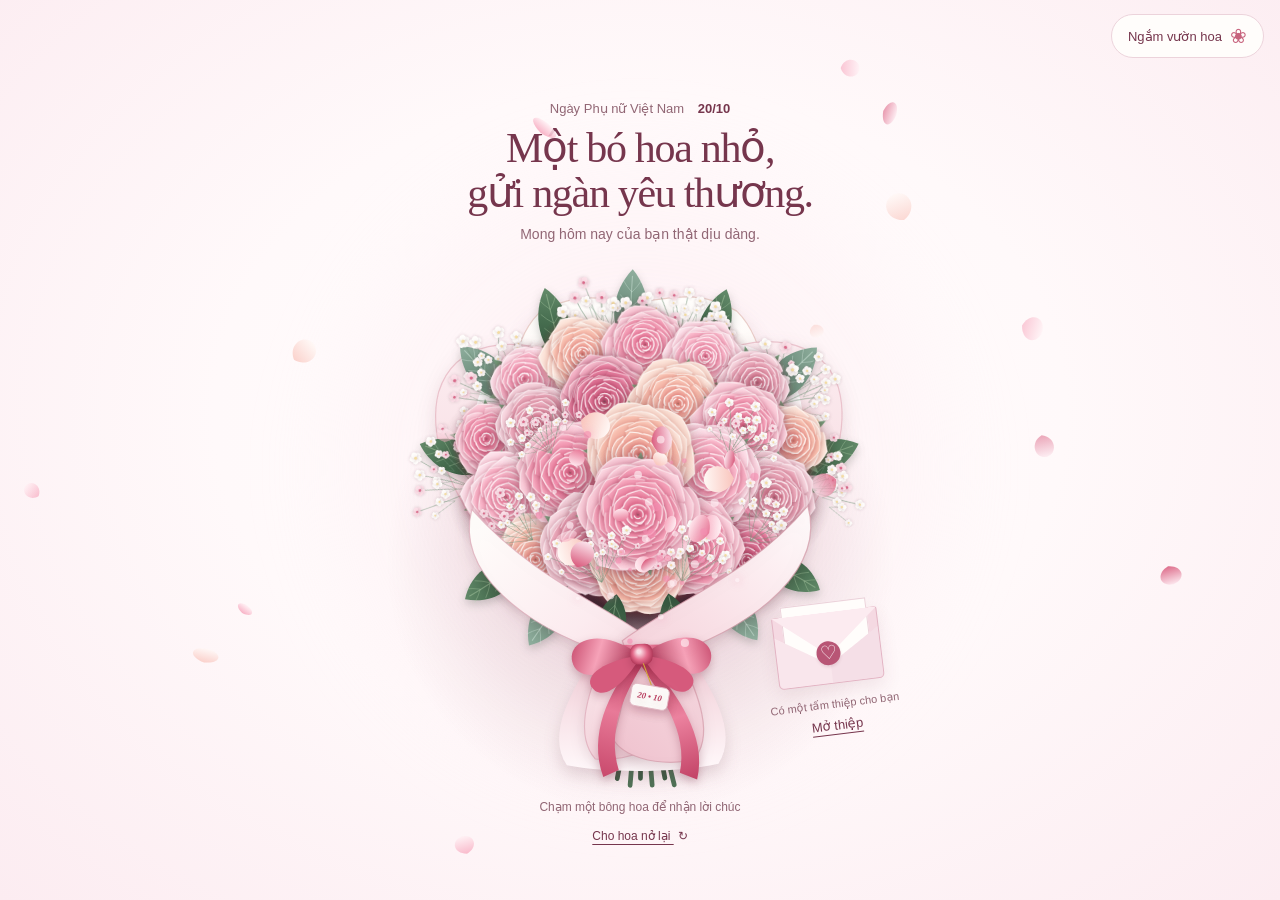
<file: index.html>
<!DOCTYPE html>
<html lang="vi">
<head>
  <meta charset="UTF-8">
  <meta name="viewport" content="width=device-width, initial-scale=1.0">
  <meta name="theme-color" content="#fff8fa">
  <meta name="description" content="Một bó hoa và tấm thiệp nhỏ, gửi những lời chúc dịu dàng nhân ngày Phụ nữ Việt Nam 20/10.">
  <title>Một bó hoa dành tặng bạn · 20/10</title>
  <link rel="stylesheet" href="./style.css">
  <script src="./script.js" defer></script>
  <script src="./card.js" defer></script>
</head>
<body>
  <main>
    <a class="garden-link" href="./garden.html">Ngắm vườn hoa <span aria-hidden="true">❀</span></a>
    <canvas id="ambientPetalsCanvas" aria-hidden="true"></canvas>
    <header class="greeting">
      <p class="occasion">Ngày Phụ nữ Việt Nam <span>20/10</span></p>
      <h1>Một bó hoa nhỏ,<br>gửi ngàn yêu thương.</h1>
      <p class="greeting-caption">Mong hôm nay của bạn thật dịu dàng.</p>
    </header>

    <div class="gift-layout">
      <section class="scene-column" aria-label="Hoa và những lời chúc 20/10">


        <div class="gift-visuals">
          <div class="bouquet-composition">
            <div id="bouquetStageWrapper" role="button" tabindex="0"
              aria-label="Bó hoa hồng. Nhấn Enter để nhận lời chúc; dùng phím mũi tên để chọn bông hoa."
              aria-describedby="bouquetHint">
              <canvas id="bouquetCanvas" aria-hidden="true"></canvas>
            </div>
            <button class="envelope-button" id="openCard" type="button" aria-haspopup="dialog" aria-controls="greetingCard" aria-expanded="false" hidden>
              <span class="envelope" aria-hidden="true"><span class="envelope-letter">Gửi <span id="envelopeRecipient">Như Ý</span></span><span class="envelope-seal">♡</span></span>
              <span class="envelope-caption">Có một tấm thiệp cho bạn</span>
              <span class="envelope-action">Mở thiệp</span>
            </button>
          </div>

        </div>

        <footer class="scene-footer">
          <p id="bouquetHint" class="bouquet-hint">Chạm một bông hoa để nhận lời chúc</p>
          <p id="roseWish" class="rose-wish" role="status" aria-live="polite" aria-atomic="true"></p>
          <button class="text-button" id="replayBloom" type="button">Cho hoa nở lại <span aria-hidden="true">↻</span></button>
        </footer>
      </section>

      <dialog id="greetingCard" class="card-dialog" aria-labelledby="cardTitle">
        <div class="letter-paper">
          <button class="close-button" id="closeCard" type="button" aria-label="Đóng thiệp">×</button>
          <div id="cardReading">
            <div class="letter-date" aria-label="Ngày 20 tháng 10"><span>20</span><span class="date-stem" aria-hidden="true"></span><span>10</span></div>
            <p class="letter-recipient">Gửi <span id="cardRecipient">Như Ý</span>,</p>
            <h2 id="cardTitle">Chúc <span id="cardTitleRecipient">Như Ý</span> một ngày<br>thật nhiều yêu thương.</h2>
            <div class="letter-flower" aria-hidden="true">❀</div>
            <p id="cardMessage" class="letter-message"></p>
            <div class="letter-signoff"><p>Với thật nhiều thương mến,</p><p id="cardSender" class="letter-signature"></p></div>
            <div class="letter-fold" aria-hidden="true"></div>
            <div class="letter-actions"><button id="editCard" class="text-button" type="button">Viết lời chúc riêng <span aria-hidden="true">✎</span></button></div>
          </div>
          <form id="cardEditor" hidden>
            <p class="editor-intro">Một tấm thiệp mang lời của bạn.</p>
            <h2 id="editorTitle" class="editor-title">Viết chút yêu thương</h2>
            <label for="recipientInput">Gửi đến</label>
            <input id="recipientInput" name="recipient" maxlength="60" required autocomplete="off">
            <label for="messageInput">Lời chúc 20/10</label>
            <textarea id="messageInput" name="message" rows="7" maxlength="1500" required></textarea>
            <label for="senderInput">Người gửi</label>
            <input id="senderInput" name="sender" maxlength="60" required autocomplete="off">
            <p class="editor-hint">Lời chúc được lưu trên trình duyệt này.</p>
            <div class="editor-actions"><button class="primary-button" type="submit">Lưu lời chúc</button><button class="text-button" id="cancelEdit" type="button">Hủy</button></div>
          </form>
          <p id="cardStatus" class="card-status" role="status" aria-live="polite"></p>
        </div>
      </dialog>
    </div>
    <noscript><p class="noscript-message">Bật JavaScript để ngắm hoa nở và mở thiệp 20/10 nhé.</p></noscript>
  </main>
</body>
</html>
</file>
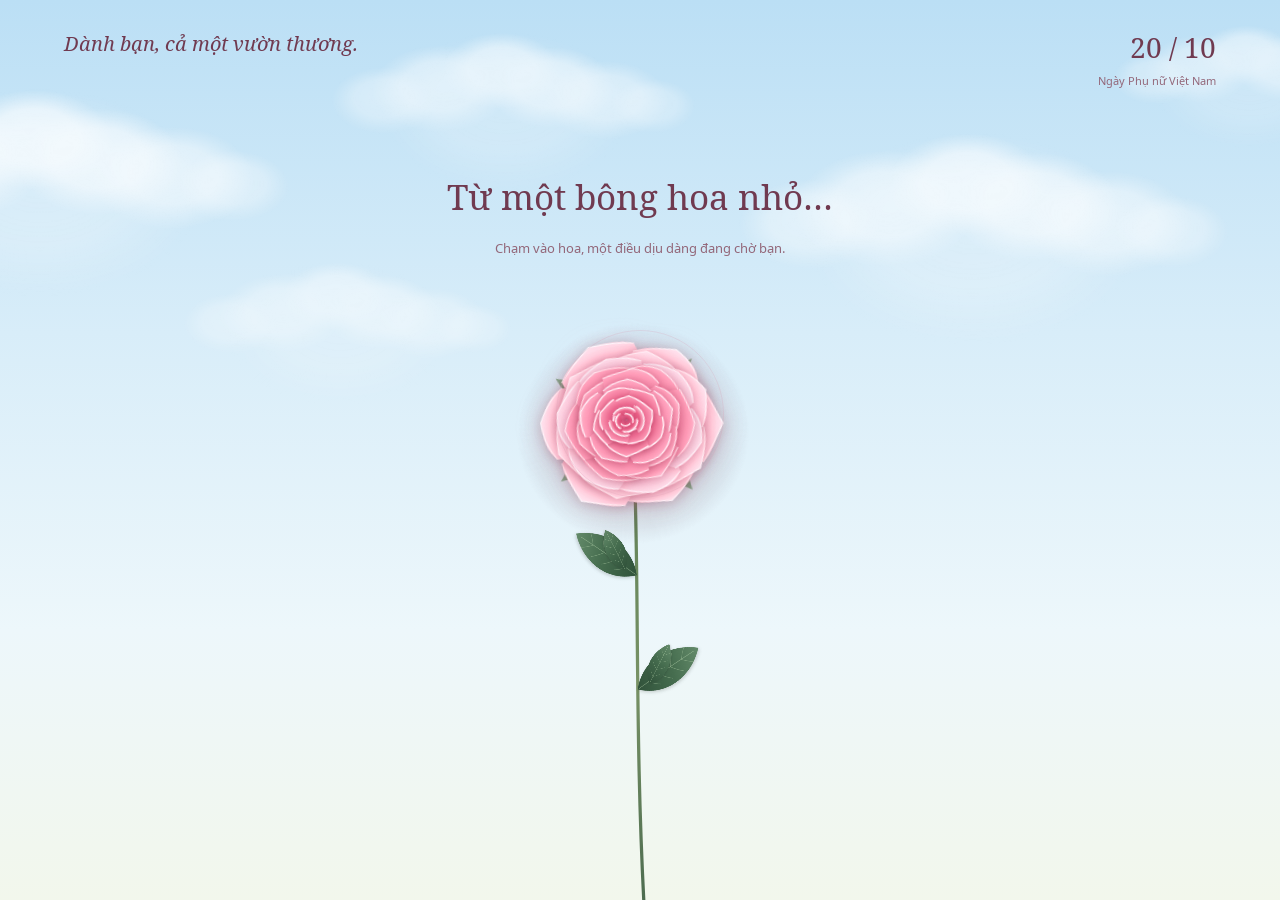
<file: garden.html>
<!DOCTYPE html>
<html lang="vi">
<head>
  <meta charset="UTF-8">
  <meta name="viewport" content="width=device-width, initial-scale=1.0">
  <meta name="theme-color" content="#bbdff5">
  <meta name="description" content="Chạm một bông hoa, đánh thức cả khu vườn và nhận một lời chúc dịu dàng ngày 20/10.">
  <title>Cả một vườn thương · 20/10</title>
  <link rel="preload" href="./assets/fonts/noto-serif-regular.woff2" as="font" type="font/woff2" crossorigin>
  <link rel="preload" href="./assets/fonts/noto-sans-regular.woff2" as="font" type="font/woff2" crossorigin>
  <style>
    @font-face {
      font-family: "Noto Serif";
      src: url("./assets/fonts/noto-serif-regular.woff2") format("woff2");
      font-style: normal; font-weight: 400; font-display: swap;
    }
    @font-face {
      font-family: "Noto Serif";
      src: url("./assets/fonts/noto-serif-italic.woff2") format("woff2");
      font-style: italic; font-weight: 400; font-display: swap;
    }
    @font-face {
      font-family: "Noto Sans";
      src: url("./assets/fonts/noto-sans-regular.woff2") format("woff2");
      font-style: normal; font-weight: 400; font-display: swap;
    }
    :root {
      color-scheme: light;
      --sky: #bbdff5;
      --ink: #703a50;
      --muted: #936779;
      --rose: #c66388;
      --leaf: #6c8b71;
      --paper: #fffdfc;
      --font-letter: "Noto Serif", serif;
      font-family: "Noto Sans", sans-serif;
      color: var(--ink);
      font-synthesis: none;
    }
    * { box-sizing: border-box; }
    [hidden] { display: none !important; }
    html, body { margin: 0; min-width: 280px; min-height: 100%; }
    body { background: var(--sky); -webkit-tap-highlight-color: transparent; }
    button { font: inherit; color: inherit; cursor: pointer; touch-action: manipulation; }
    button:focus-visible, input:focus-visible, textarea:focus-visible { outline: 2px solid var(--ink); outline-offset: 4px; }
    .garden {
      position: relative; min-height: 560px; height: 100svh; overflow: hidden;
      isolation: isolate;
      background: linear-gradient(180deg, #bbdff5 0%, #d8edf9 37%, #edf7fb 70%, #f2f7ec 100%);
    }
    .garden::after {
      content: ""; position: absolute; inset: 0; z-index: -2; pointer-events: none;
      background: radial-gradient(ellipse at 50% 110%, #d7e8caaa, transparent 58%);
      opacity: 0; transition: opacity 4s;
    }
    .garden.is-growing::after { opacity: 1; }
    .page-header {
      position: absolute; top: max(28px, env(safe-area-inset-top));
      left: clamp(24px, 5vw, 76px); right: clamp(24px, 5vw, 76px);
      display: flex; align-items: start; justify-content: space-between; gap: 24px;
      pointer-events: none;
    }
    .dedication { margin: 0; font: italic 20px/1.6 var(--font-letter); }
    .date { margin: 0; text-align: right; font-size: 11px; line-height: 1.7; color: var(--muted); }
    .date span { display: block; font: 28px/1.4 var(--font-letter); color: var(--ink); margin-bottom: 5px; }
    #flowers { position: absolute; inset: 0; z-index: -1; width: 100%; height: 100%; }
    .flower-button {
      position: absolute; left: 50%; top: 46%; transform: translate(-50%, -50%);
      width: 184px; height: 184px; border: 0; border-radius: 50%; background: transparent;
    }
    .flower-button::after {
      content: ""; position: absolute; inset: 8px; border: 1px solid #d69ab23b; border-radius: 50%;
      transition: transform .5s, border-color .5s;
    }
    .flower-button:hover::after { transform: scale(1.13); border-color: #c6638888; }
    .intro {
      position: absolute; left: 24px; right: 24px; top: 19%; text-align: center;
      transition: opacity .65s, transform .65s; pointer-events: none;
    }
    h1 { margin: 0; font: 400 clamp(25px, 3vw, 35px)/1.5 var(--font-letter); }
    .intro p { margin: 13px 0 0; font-size: 13px; line-height: 1.7; color: var(--muted); }
    .is-growing .intro { opacity: 0; transform: translateY(12px); }
    .progress {
      position: absolute; bottom: 36px; left: 20px; right: 20px; margin: 0;
      text-align: center; font: italic 17px/1.7 var(--font-letter);
      opacity: 0; transition: opacity .6s; pointer-events: none;
      text-shadow: 0 1px 12px #fff, 0 1px 8px #fff;
    }
    .is-growing:not(.is-ready) .progress { opacity: 1; }
    .garden-actions {
      position: absolute; bottom: max(24px, env(safe-area-inset-bottom)); left: 0; right: 0;
      display: flex; justify-content: center; flex-wrap: wrap; gap: 12px; padding: 0 16px;
    }
    .garden-actions button {
      border: 1px solid #dcb9c8; background: #fffdfcf2; border-radius: 30px;
      padding: 12px 20px; font-size: 12px; box-shadow: 0 3px 16px #76364d0c;
    }
    .garden-actions button:hover { background: #fae7ef; }
    dialog {
      width: min(480px, calc(100% - 36px)); max-height: calc(100svh - 36px);
      padding: 0; border: 0; overflow: auto; background: var(--paper); color: var(--ink);
      box-shadow: 0 24px 100px #69394d24, 0 2px 10px #69394d12;
      scrollbar-width: none;
      -ms-overflow-style: none;
    }
    dialog::-webkit-scrollbar { display: none; }
    dialog::backdrop { background: #eaf5fc3d; backdrop-filter: blur(3px); }
    dialog[open] { animation: unfold 1s cubic-bezier(.2,.8,.2,1) both; }
    .letter { position: relative; padding: 38px 42px 28px; text-align: center; }
    .letter::before { content: ""; position: absolute; inset: 10px; border: 1px solid #eed6e1; pointer-events: none; }
    .close-card { position: absolute; top: 15px; right: 16px; width: 34px; height: 34px; border: 0; background: transparent; font-size: 25px; }
    .letter-date { margin: 2px 0 20px; font: 24px/1.4 var(--font-letter); color: var(--rose); }
    .letter-date span { display: inline-block; width: 1px; height: 27px; background: #d9aec1; transform: rotate(24deg); margin: 0 15px -5px; }
    .letter-sprig { display: block; margin: 0 auto 17px; width: 75px; height: 55px; }
    .recipient { font: italic 17px/1.7 var(--font-letter); margin: 0 0 13px; }
    h2 { font: 400 clamp(26px, 5vw, 32px)/1.5 var(--font-letter); margin: 0 0 24px; text-wrap: balance; }
    .message { font-size: 14px; line-height: 1.95; margin: 0 0 15px; text-wrap: pretty; }
    .signature { margin: 24px 0; font: italic 17px/1.8 var(--font-letter); }
    .recipient, h2, .message, .signature { overflow-wrap: anywhere; }
    h2, .message, .signature { white-space: pre-wrap; }
    .letter-actions { display: flex; flex-wrap: wrap; justify-content: center; gap: 12px 20px; }
    .view-garden { position: relative; border: 0; border-bottom: 1px solid #cba1b2; padding: 7px 2px; background: transparent; font-size: 12px; }
    .card-editor { text-align: left; }
    .card-editor h2 { text-align: center; margin-bottom: 20px; font-size: 25px; }
    .card-editor label { display: block; margin: 16px 0 7px; font-size: 13px; }
    .card-editor input, .card-editor textarea {
      display: block; width: 100%; min-width: 0; padding: 10px 12px;
      border: 1px solid #dcb9c8; border-radius: 4px; background: #fff9fb;
      color: var(--ink); font: 16px/1.6 "Noto Sans", sans-serif;
    }
    .card-editor textarea { resize: vertical; }
    .editor-hint, .card-status { color: var(--muted); font-size: 12px; line-height: 1.7; }
    .card-status { margin: 0; }
    .card-status:not(:empty) { margin-top: 16px; }
    .editor-actions { display: flex; align-items: center; flex-wrap: wrap; gap: 20px; margin-top: 20px; }
    .save-card { border: 1px solid var(--ink); border-radius: 24px; padding: 11px 18px; background: var(--ink); color: var(--paper); font-size: 13px; }
    .noscript { position: absolute; top: 30%; left: 20px; right: 20px; text-align: center; line-height: 1.8; }
    @keyframes unfold { from { opacity: 0; transform: translateY(35px) rotate(-2deg) scale(.94); } to { opacity: 1; transform: none; } }
    @media (max-width: 600px) {
      .dedication { font-size: 18px; max-width: 150px; }
      .date { max-width: 130px; font-size: 10px; }
      .date span { font-size: 25px; }
      .letter { padding: 35px 26px 25px; }
      .intro { top: 18%; }
      h1 { font-size: clamp(23px, 5.8vw, 28px); }
    }
    @media (max-height: 600px) and (min-width: 600px) {
      .garden { min-height: 360px; }
      .intro { top: 38%; right: auto; width: 30%; text-align: left; }
      h1 { font-size: 24px; }
      .intro p { margin-top: 6px; }
      .page-header { top: 20px; }
    }
    @media (prefers-reduced-motion: reduce) {
      *, *::before, *::after { animation: none !important; transition: none !important; }
    }
  </style>
</head>
<body>
  <main class="garden" id="garden">
    <header class="page-header">
      <p class="dedication">Dành bạn, cả một vườn thương.</p>
      <p class="date"><span>20 / 10</span>Ngày Phụ nữ Việt Nam</p>
    </header>
    <canvas id="flowers" aria-hidden="true"></canvas>
    <button class="flower-button" id="bloom" type="button" aria-label="Chạm để cả vườn hoa nở" aria-describedby="introHint"></button>
    <div class="intro" id="intro">
      <h1>Từ một bông hoa nhỏ…</h1>
      <p id="introHint">Chạm vào hoa, một điều dịu dàng đang chờ bạn.</p>
    </div>
    <p class="progress" id="status" role="status" aria-live="polite" aria-atomic="true"></p>
    <nav class="garden-actions" id="actions" aria-label="Vườn hoa và thiệp" hidden>
      <button id="readCard" type="button" aria-haspopup="dialog" aria-controls="wishCard">Đọc lại thiệp</button>
      <button id="replay" type="button">Cho hoa nở lại</button>
    </nav>
    <dialog id="wishCard" aria-labelledby="cardTitle">
      <article class="letter">
        <button class="close-card" id="closeCard" type="button" aria-label="Đóng thiệp">×</button>
        <p class="letter-date">20<span aria-hidden="true"></span>10</p>
        <svg class="letter-sprig" viewBox="0 0 90 64" fill="none" aria-hidden="true">
          <path d="M45 59 Q41 40 46 21 M44 49 Q25 47 23 35 Q39 33 44 49 M44 40 Q60 39 65 28 Q51 28 44 40" stroke="#78947a" stroke-width="1.2" fill="#dfe9d9"/>
          <g fill="#ecc1d2" stroke="#c9789a" stroke-width=".6">
            <ellipse cx="39" cy="17" rx="8" ry="12" transform="rotate(-40 39 17)"/>
            <ellipse cx="52" cy="17" rx="8" ry="12" transform="rotate(40 52 17)"/>
            <ellipse cx="45" cy="15" rx="8" ry="12"/>
            <path d="M30 19 Q44 17 45 30 Q33 32 30 19 M60 19 Q46 17 45 30 Q58 32 60 19"/>
          </g>
        </svg>
        <div id="cardReading">
          <p class="recipient">Gửi <span id="cardRecipient">Như Ý</span>,</p>
          <h2 id="cardTitle">Mong những điều đẹp đẽ<br>luôn nở bên Như Ý.</h2>
          <div id="cardMessage">
            <p class="message">Một bông hoa có thể làm một ngày thêm đẹp.<br>Còn bạn, làm thế giới này dịu dàng hơn.</p>
            <p class="message">Nhân ngày 20/10, chúc bạn luôn được yêu thương, trân trọng và có thật nhiều niềm vui. Mong bạn đủ bình yên để tận hưởng những điều nhỏ bé, đủ tự tin để theo đuổi những điều mình yêu.</p>
            <p class="message">Hôm nay và cả những ngày sau,<br>hãy cứ rạng rỡ theo cách của riêng mình nhé.</p>
          </div>
          <p class="signature" id="cardSignature">Gửi bạn thật nhiều thương mến ♡</p>
          <div class="letter-actions">
            <button class="view-garden" id="viewGarden" type="button" autofocus>Ngắm vườn hoa</button>
            <button class="view-garden" id="editCard" type="button">Viết lời chúc riêng</button>
          </div>
        </div>
        <form class="card-editor" id="cardEditor" hidden>
          <h2 id="editorTitle">Viết chút yêu thương</h2>
          <label for="recipientInput">Gửi đến</label>
          <input id="recipientInput" name="recipient" maxlength="60" required autocomplete="off">
          <label for="titleInput">Tiêu đề thiệp</label>
          <textarea id="titleInput" name="title" rows="2" maxlength="160" required></textarea>
          <label for="messageInput">Lời chúc 20/10</label>
          <textarea id="messageInput" name="message" rows="7" maxlength="3000" required></textarea>
          <label for="signatureInput">Chữ ký</label>
          <input id="signatureInput" name="signature" maxlength="120" required autocomplete="off">
          <p class="editor-hint">Lời chúc được lưu trên trình duyệt này. Cách một dòng để bắt đầu đoạn mới.</p>
          <div class="editor-actions">
            <button class="save-card" type="submit">Lưu lời chúc</button>
            <button class="view-garden" id="cancelEdit" type="button">Hủy</button>
          </div>
        </form>
        <p class="card-status" id="cardStatus" role="status" aria-live="polite"></p>
      </article>
    </dialog>
    <noscript><p class="noscript">Bật JavaScript để chạm vào hoa và mở thiệp nhé.<br>Chúc bạn ngày 20/10 bình an, rạng rỡ và tràn đầy yêu thương!</p></noscript>
  </main>
  <script src="./garden-botany.js"></script>
  <script src="./garden-card.js"></script>
  <script>
    (() => {
      'use strict';
      const garden = document.getElementById('garden');
      const canvas = document.getElementById('flowers');
      const ctx = canvas.getContext('2d');
      const bloomButton = document.getElementById('bloom');
      const card = document.getElementById('wishCard');
      const actions = document.getElementById('actions');
      const status = document.getElementById('status');
      const motion = matchMedia('(prefers-reduced-motion: reduce)');
      const TAU = Math.PI * 2;
      const clamp = n => Math.max(0, Math.min(1, n));
      const ease = n => 1 - Math.pow(1 - clamp(n), 3);
      let seed = 2010;
      const random = () => { seed = seed * 16807 % 2147483647; return (seed - 1) / 2147483646; };
      const { createRealisticRoseSprite, createRoseBudSprite, drawBotanicalLeaf } = window.GardenBotany;
      const paletteKeys = ['sweetBlush', 'pastelPink', 'creamPeach', 'pearlVintage', 'berryRomance', 'paleGreen', 'skyBlue', 'pearlWhite'];
      // Bake the soft focus and bloom into the sprites once, keeping the live scene light.
      function softenPetals(source, logicalSize, radius) {
        const image = document.createElement('canvas');
        image.width = source.width; image.height = source.height;
        const c = image.getContext('2d');
        const pixelRatio = source.width / logicalSize;
        c.globalAlpha = .3;
        c.filter = `blur(${radius * .13 * pixelRatio}px) brightness(1.35)`;
        c.drawImage(source, 0, 0);
        c.globalAlpha = 1;
        c.filter = `blur(${radius * .009 * pixelRatio}px) brightness(1.06)`;
        c.drawImage(source, 0, 0);
        return image;
      }
      // Use the same layered roses as index.html, cached at the sizes used in this scene.
      // Fully open flowers need only one draw instead of repainting every petal each frame.
      function prepareRose(config) {
        const rose = createRealisticRoseSprite(config);
        rose.whorlCanvases = rose.whorlCanvases.map(layer => softenPetals(layer, rose.logicalSize, rose.radius));
        const openCanvas = document.createElement('canvas');
        openCanvas.width = rose.baseCanvas.width;
        openCanvas.height = rose.baseCanvas.height;
        const c = openCanvas.getContext('2d');
        c.drawImage(rose.baseCanvas, 0, 0);
        rose.whorlCanvases.forEach(layer => c.drawImage(layer, 0, 0));
        return { ...rose, openCanvas };
      }
      const sprites = paletteKeys.flatMap((paletteKey, i) => ['garden', 'classic', 'peony'].map((variety, j) => prepareRose({
        radius: 46, paletteKey, variety, seed: 2010 + i * 107 + j * 41,
        tiltX: (j - 1) * .65, tiltY: -.2 + (i % 5) * .08, hasDewdrop: j === 0
      })));
      const heroSprite = prepareRose({ radius: 86, paletteKey: 'sweetBlush', variety: 'garden', tiltX: -.22, tiltY: -.3, seed: 2010, hasDewdrop: true });
      const budSprites = paletteKeys.map(paletteKey => {
        const bud = createRoseBudSprite({ paletteKey });
        return { ...bud, canvas: softenPetals(bud.canvas, bud.logicalSize, bud.radius) };
      });
      const leafCanvas = document.createElement('canvas');
      leafCanvas.width = 300; leafCanvas.height = 200;
      const leafContext = leafCanvas.getContext('2d');
      leafContext.scale(2, 2);
      drawBotanicalLeaf(leafContext, 20, 50, 0, 100, 31);
      // Soft cloud puffs are painted once, then drift behind the flowers.
      const cloudCanvas = document.createElement('canvas');
      cloudCanvas.width = 720; cloudCanvas.height = 360;
      const cloudContext = cloudCanvas.getContext('2d');
      const cloudPuffs = [
        [125, 164, 92, .52], [225, 143, 119, .67], [333, 112, 104, .81],
        [420, 141, 111, .75], [519, 163, 108, .61], [600, 174, 75, .43],
        [340, 183, 219, .3]
      ];
      cloudPuffs.forEach(([x, y, radius, opacity]) => {
        cloudContext.save(); cloudContext.translate(x, y); cloudContext.scale(1, .64);
        const puff = cloudContext.createRadialGradient(0, -radius * .12, radius * .16, 0, 0, radius);
        puff.addColorStop(0, `rgba(255,255,255,${opacity})`);
        puff.addColorStop(.48, `rgba(255,255,255,${opacity * .87})`);
        puff.addColorStop(.8, `rgba(255,255,255,${opacity * .3})`);
        puff.addColorStop(1, 'rgba(255,255,255,0)');
        cloudContext.fillStyle = puff; cloudContext.beginPath(); cloudContext.arc(0, 0, radius, 0, TAU); cloudContext.fill();
        cloudContext.restore();
      });
      const clouds = [
        { x: .04, y: .17, size: .42, opacity: .82, speed: 2.7 },
        { x: .4, y: .09, size: .32, opacity: .67, speed: 3.8 },
        { x: .77, y: .22, size: .43, opacity: .78, speed: 2.2 },
        { x: .27, y: .34, size: .29, opacity: .52, speed: 4.1 },
        { x: .98, y: .07, size: .25, opacity: .59, speed: 3.1 }
      ];
      const whorlDelays = [0, .12, .24, .34];
      const closedScales = [.44, .36, .28, .38];
      const twistAngles = [.52, -.78, 1.05, -1.35];
      const flowers = [];
      // Distant flowers are smaller and paler; foreground flowers grow taller and fuller.
      for (let row = 0; row < 5; row++) {
        const count = 24 + row * 2;
        for (let i = 0; i < count; i++) {
          const x = (i + random()) / count;
          flowers.push({
            x, y: .49 + row * .092 + (random() - .5) * .22, depth: row,
            radius: 17 + row * 5 + random() * 15,
            stem: .18 + random() * .22,
            bend: (random() - .5) * 65,
            phase: random() * TAU, rotation: (random() - .5) * .9,
            sprite: Math.floor(random() * sprites.length),
            delay: .3 + Math.abs(x - .5) * 4.2 + row * .36 + random() * .9,
            alpha: .6 + row * .1, tilt: .8 + random() * .2,
            offsetX: 0, offsetY: 0, hover: 0
          });
        }
      }
      // Keep some flowers as closed buds, scattered through all five depth layers.
      for (let i = 0; i < 20; i++) {
        const row = Math.floor(i / 4);
        flowers.push({
          x: (i % 4 + .25 + random() * .5) / 4,
          y: .45 + row * .087 + (random() - .5) * .065,
          depth: row, radius: 13 + row * 2.5 + random() * 4,
          stem: .2 + random() * .15, bend: (random() - .5) * 45,
          phase: random() * TAU, rotation: (random() - .5) * .5,
          bud: true, sprite: i * 3 % budSprites.length,
          delay: .6 + random() * 2.4 + row * .4,
          alpha: .75 + row * .06, tilt: 1,
          offsetX: 0, offsetY: 0, hover: 0
        });
      }
      flowers.sort((a, b) => a.depth - b.depth);
      const petals = Array.from({ length: 18 }, () => ({ x: random(), y: random(), phase: random() * TAU, size: 3 + random() * 4, speed: 9 + random() * 12 }));
      const hero = { x: .5, y: .46, radius: 76, stem: .25, bend: 5, phase: 0, rotation: -.15, tilt: .95, offsetX: 0, offsetY: 0, hover: 0 };
      const pointer = { x: -1000, y: -1000 };
      let width = 0, height = 0, scale = 1, frame = 0, lastFrame = 0;
      let sceneTime = 0;
      let state = 'idle', started = 0, pausedAt = 0;

      function leaf(x, y, direction, size, flutter) {
        ctx.save(); ctx.translate(x, y); ctx.scale(direction, 1); ctx.rotate(-.58 + flutter);
        ctx.drawImage(leafCanvas, -size * .2, -size * .5, size * 1.5, size);
        ctx.restore();
      }

      function drawFlower(f, growth, time, smoothing, isHero = false) {
        if (growth <= 0) return;
        const p = ease(growth);
        const x = f.x * width;
        const targetY = f.y * height;
        const root = Math.max(height * 1.04, targetY + f.stem * height);
        const y = root - (root - targetY) * p;
        // A traveling breeze bends taller stems more, with a small individual flutter.
        const wind = motion.matches ? 0 : Math.sin(time * .00125 + f.x * 4.5) * .72 + Math.sin(time * .002 + f.phase) * .28;
        const lean = wind * (isHero ? .06 : .048);
        const sway = Math.sin(lean) * (root - y) * p;
        const r = f.radius * scale;
        const dx = x - pointer.x, dy = y - pointer.y;
        const distance = Math.hypot(dx, dy);
        const proximity = !motion.matches && !card.open ? clamp(1 - distance / (r * 2.3)) : 0;
        f.offsetX += ((dx / (distance || 1)) * proximity * r * .13 - f.offsetX) * smoothing;
        f.offsetY += ((dy / (distance || 1)) * proximity * r * .08 - f.offsetY) * smoothing;
        f.hover += (proximity - f.hover) * smoothing;
        const headX = x + sway + f.offsetX;
        const headY = y + (1 - Math.cos(lean)) * (root - y) + f.offsetY;
        const baseX = x + f.bend * scale;
        const controlX1 = x - f.bend * scale + sway * .15;
        const controlY1 = root - (root - headY) * .4;
        const controlX2 = headX + 8 * scale + sway * .12;
        const controlY2 = headY + (root - headY) * .22;
        ctx.save(); ctx.globalAlpha = isHero ? 1 : Math.min(1, f.alpha) * clamp(growth * 3);
        const stemColor = ctx.createLinearGradient(baseX - 2, root, headX + 2, headY);
        stemColor.addColorStop(0, '#46664c'); stemColor.addColorStop(.5, '#789265'); stemColor.addColorStop(1, '#587b53');
        ctx.strokeStyle = stemColor;
        ctx.lineWidth = isHero ? 2.8 * scale : Math.max(1, r * .05);
        ctx.lineCap = 'round';
        ctx.beginPath(); ctx.moveTo(baseX, root);
        ctx.bezierCurveTo(controlX1, controlY1, controlX2, controlY2, headX, headY);
        ctx.stroke();
        if (growth > .15) {
          // Attach each leaf to the actual curved stem so the whole plant moves together.
          (isHero ? [.42, .64] : [.38, .64]).forEach((t, i) => {
            const u = 1 - t;
            const lx = u ** 3 * baseX + 3 * u * u * t * controlX1 + 3 * u * t * t * controlX2 + t ** 3 * headX;
            const ly = u ** 3 * root + 3 * u * u * t * controlY1 + 3 * u * t * t * controlY2 + t ** 3 * headY;
            const length = r * (isHero ? .85 : .95) * p;
            leaf(lx, ly, i ? -1 : 1, length, wind * .085);
            if (isHero) leaf(lx + (i ? -10 : 10) * scale, ly - 5 * scale, i ? -1 : 1, length * .6, -.5 + wind * .09);
          });
        }
        ctx.translate(headX, headY);
        ctx.rotate(f.rotation + wind * .095 + f.offsetX * .003);
        const breath = motion.matches ? 1 : 1 + Math.sin(time * .0014 + f.phase) * .008;
        ctx.scale(breath * (1 + f.hover * .04), f.tilt * breath * (1 + f.hover * .04));
        if (f.bud) {
          const bud = budSprites[f.sprite];
          const size = bud.logicalSize * r / bud.radius;
          ctx.scale(.4 + p * .6, .4 + p * .6);
          ctx.drawImage(bud.canvas, -size / 2, -size / 2, size, size);
          ctx.restore();
          return;
        }
        const rose = isHero ? heroSprite : sprites[f.sprite];
        const size = rose.logicalSize * r / rose.radius;
        if (growth >= 1) {
          ctx.drawImage(rose.openCanvas, -size / 2, -size / 2, size, size);
        } else {
          ctx.save(); ctx.scale(.5 + p * .5, .5 + p * .5);
          ctx.drawImage(rose.baseCanvas, -size / 2, -size / 2, size, size); ctx.restore();
          rose.whorlCanvases.forEach((layer, i) => {
            const open = ease((growth - whorlDelays[i]) / (1 - whorlDelays[i]));
            const unfurl = closedScales[i] + (1 - closedScales[i]) * open;
            ctx.save(); ctx.rotate((1 - open) * twistAngles[i]);
            ctx.scale(unfurl, unfurl * (.78 + open * .22));
            ctx.drawImage(layer, -size / 2, -size / 2, size, size); ctx.restore();
          });
        }
        ctx.restore();
      }

      function drawPetals(elapsed, time) {
        ctx.save();
        petals.forEach(petal => {
          const x = ((petal.x * width + time * .009 + Math.sin(time * .0006 + petal.phase) * 35) % (width + 60)) - 30;
          const y = ((petal.y * height + time * petal.speed * .001) % (height + 60)) - 30;
          ctx.save(); ctx.globalAlpha = Math.min(elapsed / 3, 1) * .55;
          ctx.translate(x, y); ctx.rotate(petal.phase + time * .0007);
          ctx.scale(.55 + Math.abs(Math.sin(time * .001 + petal.phase)) * .45, 1);
          const color = ctx.createLinearGradient(0, -petal.size, 0, petal.size);
          color.addColorStop(0, '#fff3f7'); color.addColorStop(1, '#d887a6'); ctx.fillStyle = color;
          ctx.beginPath(); ctx.moveTo(0, -petal.size);
          ctx.bezierCurveTo(petal.size * 1.3, -petal.size, petal.size * .8, petal.size * .8, 0, petal.size);
          ctx.bezierCurveTo(-petal.size, petal.size * .2, -petal.size * .6, -petal.size * .9, 0, -petal.size);
          ctx.fill(); ctx.restore();
        });
        ctx.restore();
      }

      function drawClouds(time) {
        ctx.save();
        clouds.forEach(cloud => {
          const cloudWidth = Math.max(240, width * cloud.size);
          const travel = width + cloudWidth * 2;
          const x = ((cloud.x * width + time * cloud.speed * .001 + cloudWidth) % travel) - cloudWidth;
          const y = height * cloud.y;
          ctx.globalAlpha = cloud.opacity;
          ctx.drawImage(cloudCanvas, x - cloudWidth * .5, y - cloudWidth * .18, cloudWidth, cloudWidth * cloudCanvas.height / cloudCanvas.width);
        });
        ctx.restore();
      }

      function finish() {
        state = 'ready'; garden.classList.add('is-ready'); actions.hidden = false;
        status.textContent = 'Cả vườn hoa đã nở. Một tấm thiệp dành tặng bạn.';
        if (!card.open) card.showModal();
      }
      function draw(time) {
        frame = 0;
        const delta = lastFrame ? Math.min(50, time - lastFrame) : 16.67;
        lastFrame = time;
        if (!motion.matches) sceneTime += delta;
        const smoothing = motion.matches ? 1 : 1 - Math.exp(-delta / 140);
        ctx.clearRect(0, 0, width, height);
        drawClouds(sceneTime);
        const elapsed = state === 'idle' ? 0 : (time - started) / 1000;
        const instant = motion.matches && state !== 'idle';
        if (state !== 'idle') {
          flowers.forEach(f => drawFlower(f, state === 'ready' || instant ? 1 : clamp((elapsed - f.delay) / 1.9), sceneTime, smoothing));
        }
        drawFlower(hero, state === 'idle' ? .72 : state === 'ready' || instant ? 1 : .72 + .28 * clamp(elapsed / 1.8), sceneTime, smoothing, true);
        if (state !== 'idle' && !motion.matches) drawPetals(elapsed, sceneTime);
        if (state === 'growing' && (instant || elapsed >= 6.8)) finish();
        if (!motion.matches && !document.hidden) frame = requestAnimationFrame(draw);
      }
      function render() {
        cancelAnimationFrame(frame);
        if (!document.hidden) frame = requestAnimationFrame(draw);
      }
      garden.addEventListener('pointermove', event => {
        if (event.pointerType !== 'mouse' || motion.matches) return;
        const rect = garden.getBoundingClientRect();
        pointer.x = event.clientX - rect.left; pointer.y = event.clientY - rect.top;
      });
      garden.addEventListener('pointerleave', () => { pointer.x = pointer.y = -1000; });
      function resize() {
        const rect = garden.getBoundingClientRect();
        width = rect.width; height = rect.height;
        scale = Math.min(1.22, Math.max(.68, width / 1100));
        const dpr = Math.min(devicePixelRatio || 1, 2);
        canvas.width = Math.round(width * dpr); canvas.height = Math.round(height * dpr);
        ctx.setTransform(dpr, 0, 0, dpr, 0, 0); render();
      }
      function start() {
        if (state !== 'idle') return;
        state = 'growing'; started = performance.now();
        garden.classList.add('is-growing'); bloomButton.hidden = true;
        document.getElementById('intro').setAttribute('aria-hidden', 'true');
        status.textContent = 'Từ một bông hoa, cả khu vườn đang thức giấc…'; render();
      }
      bloomButton.addEventListener('click', start);
      document.getElementById('readCard').addEventListener('click', () => {
        if (!card.open) card.showModal();
      });
      document.getElementById('closeCard').addEventListener('click', () => card.close());
      document.getElementById('viewGarden').addEventListener('click', () => card.close());
      card.addEventListener('close', () => document.getElementById('readCard').focus({ preventScroll: true }));
      document.getElementById('replay').addEventListener('click', () => {
        state = 'idle'; garden.classList.remove('is-growing', 'is-ready');
        actions.hidden = true; bloomButton.hidden = false; status.textContent = '';
        document.getElementById('intro').removeAttribute('aria-hidden');
        bloomButton.focus({ preventScroll: true }); render();
      });
      document.addEventListener('visibilitychange', () => {
        if (document.hidden) { pausedAt = performance.now(); cancelAnimationFrame(frame); frame = 0; lastFrame = 0; }
        else { if (pausedAt && state === 'growing') started += performance.now() - pausedAt; pausedAt = 0; render(); }
      });
      motion.addEventListener('change', render);
      new ResizeObserver(resize).observe(garden);
      resize();
    })();
  </script>
</body>
</html>
</file>
<file: style.css>
:root {
  --paper: #fffdfb;
  --blush: #fff8fa;
  --rose: #c7637d;
  --ink: #76364d;
  --muted: #916674;
  --line: #ecd3db;
  --bouquet-size: clamp(210px, calc(100dvh - 300px), 560px);
  color: var(--ink);
  font-family: "Segoe UI", Arial, sans-serif;
  font-synthesis: none;
}
* { box-sizing: border-box; }
[hidden] { display: none !important; }
html, body { margin: 0; min-width: 320px; min-height: 100%; }
body {
  background: radial-gradient(ellipse at 50% 46%, #fffdfd 0%, #fff9fa 47%, #fcecf1 100%);
  -webkit-tap-highlight-color: transparent;
}
button, input, textarea { font: inherit; }
button { color: inherit; cursor: pointer; touch-action: manipulation; }
button:focus-visible, a:focus-visible, [tabindex]:focus-visible, input:focus-visible, textarea:focus-visible {
  outline: 2px solid var(--ink); outline-offset: 5px;
}
main {
  min-height: 100vh; min-height: 100dvh;
  display: grid; align-content: center;
  position: relative; isolation: isolate;
  padding: max(72px, calc(env(safe-area-inset-top) + 64px)) clamp(16px, 3vw, 48px) max(16px, env(safe-area-inset-bottom));
}
.garden-link {
  position: absolute; top: max(14px, env(safe-area-inset-top));
  right: max(16px, env(safe-area-inset-right)); z-index: 4;
  display: inline-flex; align-items: center; gap: 8px;
  min-height: 44px; padding: 10px 16px; border: 1px solid var(--line); border-radius: 24px;
  background: var(--paper); color: var(--ink); font-size: 13px; text-decoration: none;
}
.garden-link:hover { background: #fae7ef; }
.garden-link span { color: var(--rose); font-size: 20px; line-height: 1; }
.gift-layout {
  width: min(100%, 1040px); margin-inline: auto;
  display: grid; grid-template-columns: minmax(0, 1fr); align-items: start;
  gap: 32px clamp(28px, 4vw, 60px);
}
.scene-column { min-width: 0; display: flex; flex-direction: column; align-items: center; }
.gift-visuals {
  width: 100%; margin: 4px auto 0; display: grid; place-items: center;
}
main::before {
  content: ''; position: absolute; left: 50%; top: 52%; z-index: -1;
  width: min(90vw, 700px); aspect-ratio: 1;
  transform: translate(-50%, -50%); border-radius: 50%;
  background: radial-gradient(circle, rgba(252, 210, 223, .45), rgba(254, 235, 242, .16) 57%, transparent 73%);
  filter: blur(26px); pointer-events: none;
}
.greeting { width: fit-content; max-width: 100%; margin: 0 auto 8px; transform-origin: top left; position: relative; z-index: 1; text-align: center; }
.occasion { margin: 0 0 10px; font-size: 13px; color: var(--muted); }
.occasion span { margin-left: 10px; color: var(--ink); font-weight: 600; }
h1, h2, .letter-recipient { font-family: "Palatino Linotype", "Book Antiqua", Palatino, Georgia, serif; font-weight: 400; }
h1 { margin: 0; font-size: clamp(28px, 3.4vw, 42px); line-height: 1.08; letter-spacing: -1.3px; }
.greeting-caption { font-size: 14px; color: var(--muted); margin: 10px 0 0; }
.bouquet-composition {
  position: relative; min-width: 0; margin: -12px auto -8px;
  width: min(100%, var(--bouquet-size));
  transform-origin: top left;
}
#bouquetStageWrapper {
  position: relative; width: 100%; aspect-ratio: 1; border-radius: 45%;
  cursor: pointer; touch-action: manipulation;
  animation: bouquet-entrance 1.15s cubic-bezier(.16, 1, .3, 1) both;
}
#bouquetCanvas { width: 100%; height: 100%; display: block; }
.envelope-button {
  position: absolute; right: 8px; top: 66%; width: clamp(126px, 29%, 164px);
  padding: 0; border: 0; background: transparent; text-align: center;
  transform: rotate(-7deg); animation: envelope-arrival .8s cubic-bezier(.2,.8,.2,1) both;
}
.envelope {
  position: relative; display: block; width: 106px; height: 72px; margin: 0 auto 12px;
  background: #f5d9e2; border: 1px solid #e3b5c4; border-radius: 2px 2px 5px 5px;
  box-shadow: 0 8px 18px #76364d18;
}
.envelope::before {
  content: ''; position: absolute; inset: 0; z-index: 2;
  background: linear-gradient(32deg, #f9e6ec 49%, transparent 50%) left / 51% 100% no-repeat,
              linear-gradient(-32deg, #f5dfe7 49%, transparent 50%) right / 51% 100% no-repeat;
  border-radius: inherit;
}
.envelope::after {
  content: ''; position: absolute; inset: -1px -1px 0; z-index: 3;
  background: #fcebf0; clip-path: polygon(0 0, 100% 0, 50% 61%);
  transform-origin: top; transition: transform .4s ease;
}
.envelope-letter {
  position: absolute; inset: -11px 9px 9px; padding: 12px 0 0;
  background: var(--paper); border: 1px solid var(--line);
  font-family: Georgia, serif; font-style: italic; font-size: 13px;
  transition: transform .4s ease;
}
.envelope-seal {
  position: absolute; left: calc(50% - 12px); top: 28px; z-index: 4;
  width: 24px; height: 24px; border-radius: 50%; background: #b85575;
  color: #fff6f8; font: 19px/24px Georgia, serif; box-shadow: 0 2px 3px #76364d22;
}
.envelope-caption, .envelope-action { display: block; font-size: 11px; line-height: 1.5; }
.envelope-caption { color: var(--muted); }
.envelope-action { font-size: 13px; text-decoration: underline; text-underline-offset: 4px; margin-top: 3px; }
@media (hover: hover) {
  .envelope-button:hover .envelope-letter { transform: translateY(-7px); }
  .envelope-button:hover .envelope::after { transform: rotateX(35deg); }
}
.scene-footer { transform-origin: top left; width: min(100%, 540px); margin-top: 6px; text-align: center; position: relative; z-index: 1; }
.bouquet-hint { font-size: 12px; color: var(--muted); margin: 0; }
.rose-wish { font: italic 17px/1.6 Georgia, serif; margin: 6px auto 2px; max-width: 440px; min-height: 54px; text-wrap: pretty; }
.rose-wish:empty { min-height: 0; margin: 0; }
.rose-wish.is-new { animation: wish-arrival .4s ease both; }
.text-button { border: 0; background: transparent; padding: 12px 8px; font-size: 12px; text-decoration: underline; text-underline-offset: 4px; }
.text-button span { display: inline-block; margin-left: 4px; text-decoration: none; }
#replayBloom { margin-top: 3px; }
#ambientPetalsCanvas { position: fixed; inset: 0; width: 100%; height: 100%; display: block; pointer-events: none; z-index: 2; }
.card-dialog {
  position: relative; z-index: 3; inset: auto; justify-self: center; align-self: start;
  width: min(100%, 620px); min-width: 0; max-width: none; max-height: none; margin: 0;
  padding: 0; border: 0; border-radius: 5px; color: var(--ink);
  background: var(--paper); box-shadow: 0 20px 70px #76364d14, 0 2px 8px #76364d0d;
  overflow: visible; scroll-margin-block: 24px;
}
.card-dialog[open] { animation: letter-open .45s .4s cubic-bezier(.16,1,.3,1) both; }
.letter-paper { position: relative; padding: 18px 30px 10px; background: linear-gradient(90deg, transparent 49.7%, #eedde33b 50%, transparent 50.3%), var(--paper); }
.letter-paper::before { content: ''; position: absolute; inset: 10px; border: 1px solid #ecd3db99; border-radius: 2px; pointer-events: none; }
.close-button { position: absolute; right: 15px; top: 14px; z-index: 1; width: 36px; height: 36px; background: transparent; border: 0; border-radius: 50%; font-size: 25px; font-weight: 300; }
.close-button:hover { background: #f9eaf0; }
.letter-date { display: flex; align-items: center; justify-content: center; gap: 13px; font: 28px/1.1 Georgia, serif; color: var(--rose); margin: 0 0 10px; }
.date-stem { width: 1px; height: 32px; background: var(--line); transform: rotate(25deg); }
.letter-recipient { margin: 0 0 10px; font-size: 19px; overflow-wrap: anywhere; }
#cardTitle { margin: 0; font-size: 31px; line-height: 1.2; letter-spacing: -.6px; }
.letter-flower { text-align: center; font: 29px/1 Georgia, serif; color: var(--rose); margin: 6px 0 8px; }
.letter-message { white-space: pre-wrap; overflow-wrap: anywhere; font-size: 14px; line-height: 1.65; margin: 0; }
.message-paragraph { display: block; }
.message-paragraph + .message-paragraph { margin-top: 12px; }
.letter-signoff { margin-top: 10px; text-align: right; }
.letter-signoff > p:first-child { margin: 0 0 3px; font-size: 12px; color: var(--muted); }
.letter-signature { font: italic 23px/1.4 "Palatino Linotype", Georgia, serif; margin: 0; overflow-wrap: anywhere; }
.letter-fold { height: 1px; margin: 8px -30px 2px; background: #ecd3db77; box-shadow: 0 1px 2px #76364d08; }
.letter-actions { text-align: center; }
.letter-actions .text-button { padding-block: 8px; }
.card-status { font-size: 12px; color: var(--muted); text-align: center; margin: 0; line-height: 1.6; }
.card-status:not(:empty) { padding: 8px 0; }
.editor-intro { margin: 10px 0; font-size: 12px; color: var(--muted); }
.editor-title { font-size: 27px; line-height: 1.2; margin: 0 0 26px; }
#cardEditor label { display: block; font-size: 13px; margin: 18px 0 8px; }
#cardEditor input, #cardEditor textarea { width: 100%; border: 1px solid #dcb8c5; border-radius: 5px; background: #fff9fb; color: var(--ink); padding: 11px 12px; font-size: 14px; line-height: 1.6; }
#cardEditor textarea { resize: vertical; min-height: 150px; }
.editor-hint { font-size: 11px; color: var(--muted); line-height: 1.7; margin-top: 14px; }
.editor-actions { display: flex; align-items: center; gap: 16px; margin: 20px 0 10px; }
.primary-button { border: 1px solid var(--ink); border-radius: 5px; padding: 12px 20px; font-size: 13px; background: var(--ink); color: var(--paper); }
.noscript-message { text-align: center; font-size: 14px; }
@media (min-width: 1100px) {
  body.card-open .gift-layout { grid-template-columns: minmax(0, 1fr) minmax(400px, 470px); align-items: center; }
  body.card-open .bouquet-composition { width: min(100%, var(--bouquet-size)); }
  body.card-open .envelope-button { right: 0; width: 126px; }
  body.card-open .envelope { width: 88px; height: 60px; }
  body.card-open .envelope-seal { top: 22px; }
  body.card-open .envelope-caption { font-size: 10px; }
  body.card-open .envelope-action { font-size: 12px; }
  body.card-open .card-dialog { width: 100%; }
}
@media (min-width: 601px) and (max-width: 1099px) {
  body.card-open .bouquet-composition { width: min(100%, var(--bouquet-size)); }
}
@media (max-width: 600px) {
  .occasion { font-size: 12px; margin-bottom: 8px; }
  .greeting { margin-bottom: 6px; }
  .greeting-caption { font-size: 12px; margin-top: 8px; }
  .gift-visuals { margin-top: 2px; }
  .bouquet-composition { margin-top: 0; margin-bottom: 4px; width: min(100%, var(--bouquet-size)); }
  .envelope-button { right: 6px; top: 68%; width: 130px; }
  .envelope { width: 88px; height: 60px; margin-bottom: 9px; }
  .envelope-seal { top: 22px; }
  .envelope-caption { font-size: 10px; }
  .envelope-action { font-size: 12px; }
  .rose-wish { font-size: 16px; padding: 0 10px; }
  .letter-paper { padding: 18px 24px 10px; }
  .letter-fold { margin-left: -24px; margin-right: -24px; }
  #cardTitle { font-size: 29px; }
}
@keyframes bouquet-entrance { from { opacity: 0; transform: translateY(18px) scale(.92); } to { opacity: 1; transform: translateY(0) scale(1); } }
@keyframes envelope-arrival { from { opacity: 0; transform: translateY(14px) rotate(-12deg); } to { opacity: 1; transform: translateY(0) rotate(-7deg); } }
@keyframes letter-open { from { opacity: 0; transform: translateY(16px); } to { opacity: 1; transform: translateY(0); } }
@keyframes wish-arrival { from { opacity: 0; transform: translateY(5px); } to { opacity: 1; transform: translateY(0); } }
@media (prefers-reduced-motion: reduce) {
  *, *::before, *::after { animation: none !important; transition: none !important; scroll-behavior: auto !important; }
}
</file>
